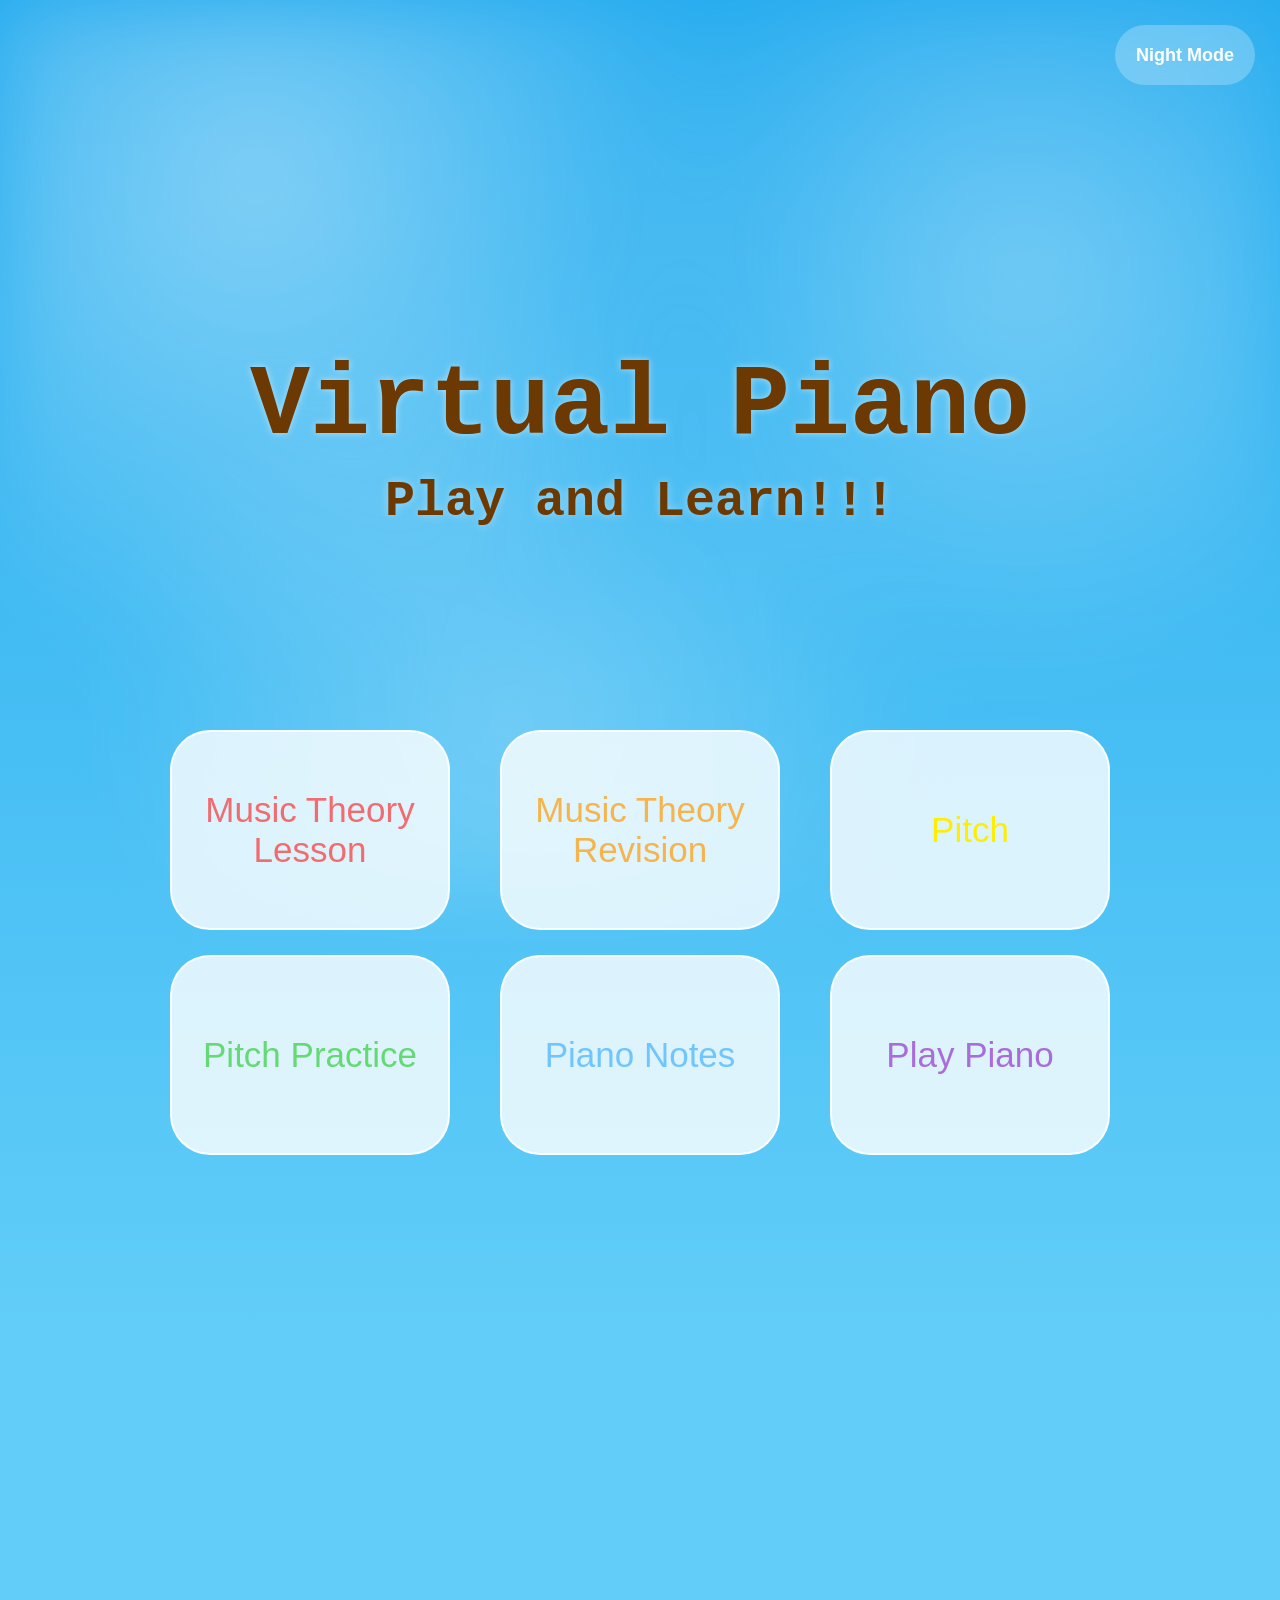
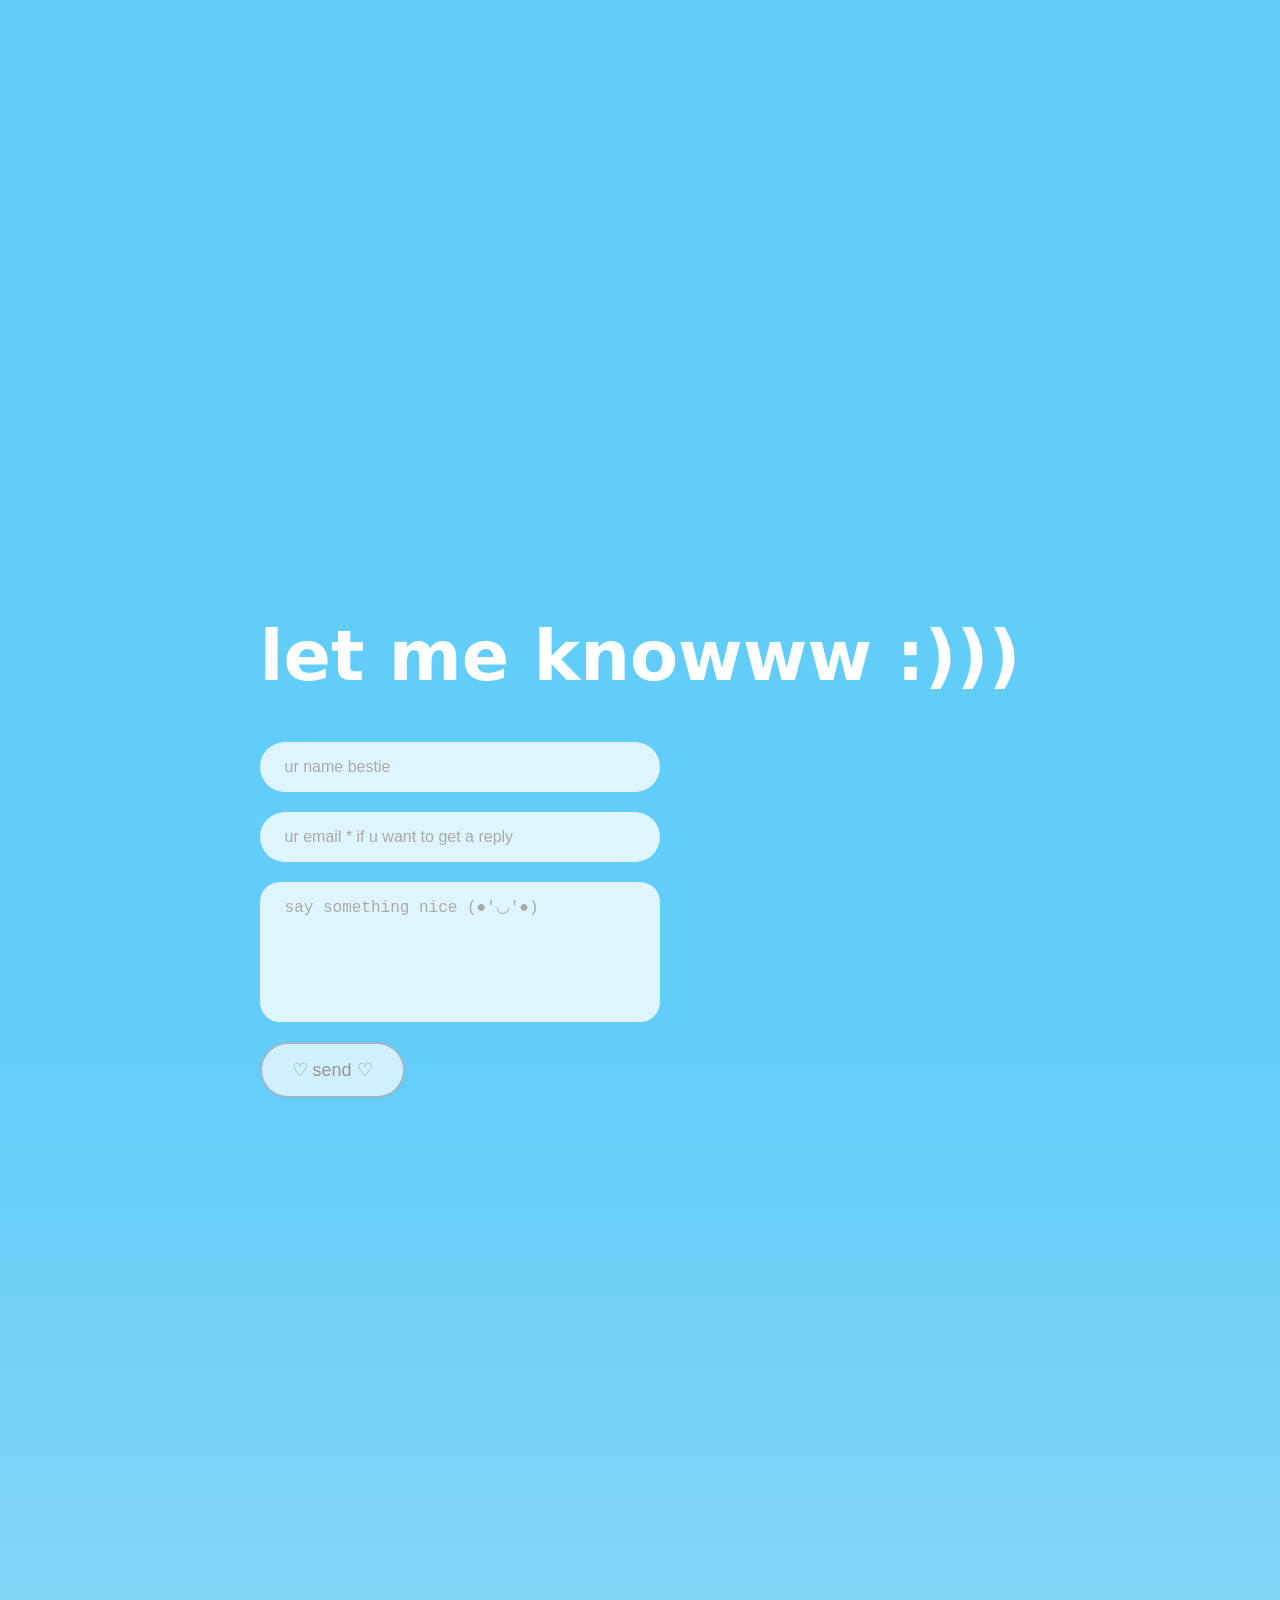
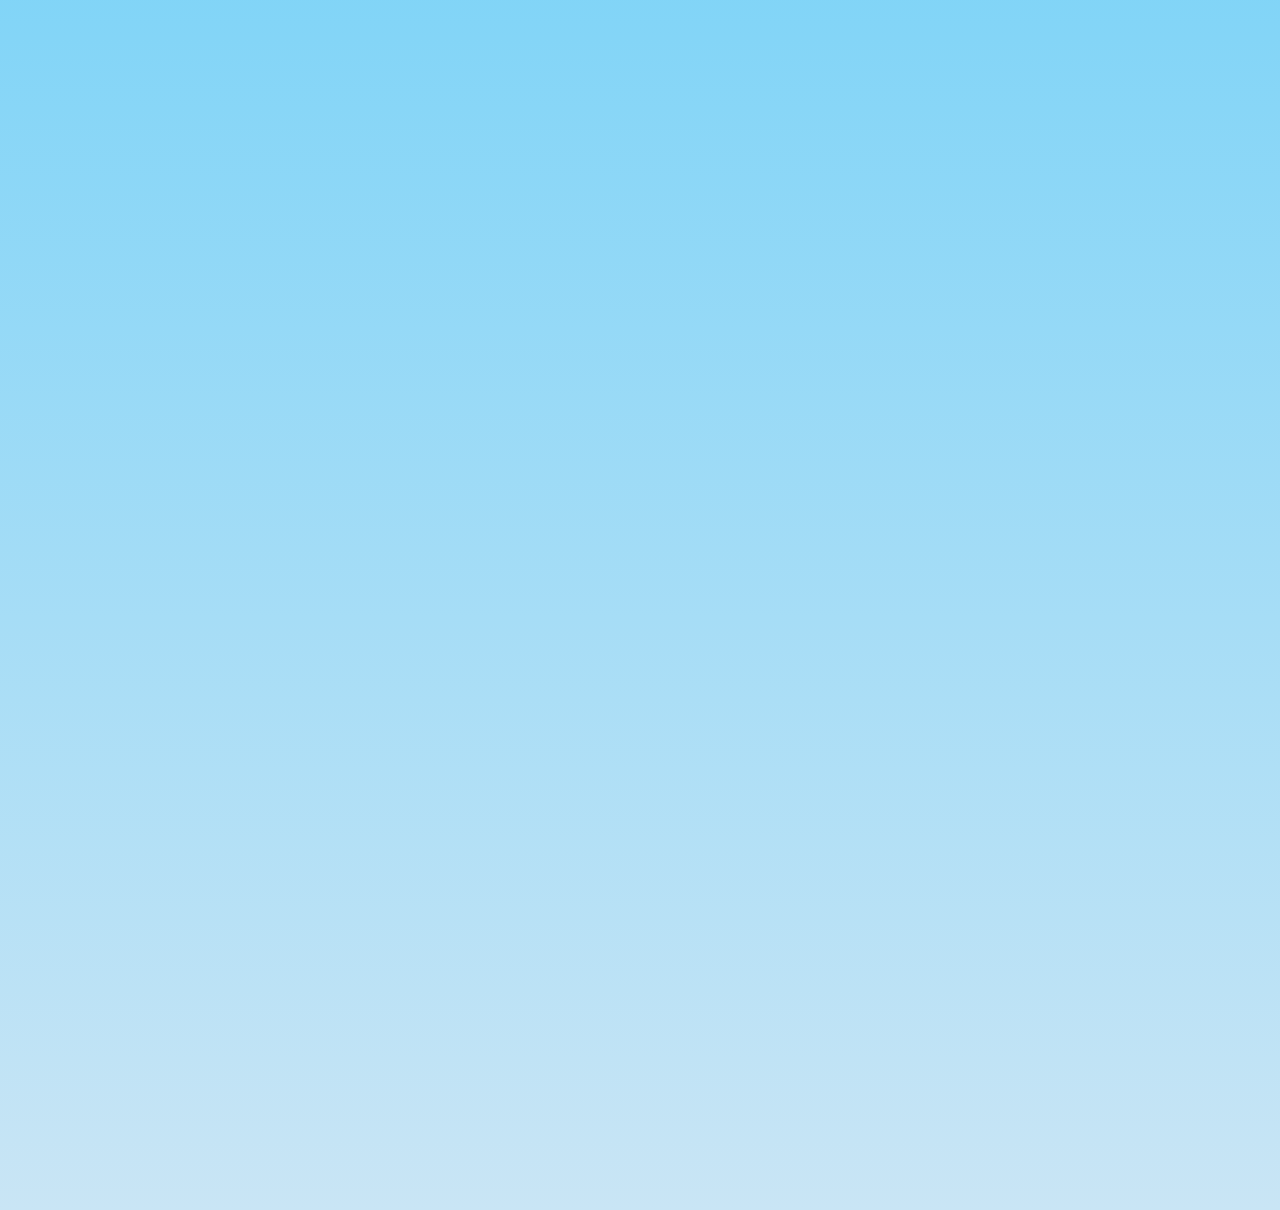
<file: index.html>
<!DOCTYPE html>
<html lang="en">

<head>

  <meta charset="UTF-8">

  <meta name="viewport" content="width=device-width, initial-scale=1.0">

  <title>♡Virtual Piano♡</title>

  <link rel="stylesheet" href="Virtual Piano style.css">

</head>

<body>
  

  <!-- ⭐ Background Stars -->
  <div class="stars"></div>
<div class="stars2"></div>
<div class="stars3"></div>

  <!-- NIGHT MODE BUTTON -->

  <button class="modeToggle" onclick="toggleMode()">
     Night Mode
  </button>

  <!-- FLOATING CLOUDS -->

  <div class="cloud c1"></div>
  <div class="cloud c2"></div>
  <div class="cloud c3"></div>

  <!-- MAIN CONTENT -->

  <div class="container">

    <h1 class="h1">Virtual Piano</h1>

    <h2 class="h2">Play and Learn!!!</h2>

    <!-- BUTTON ROW 1 -->

    <div class="buttonsection1">

      <a href="MTL.html" target="_blank">
        <button class="b1">Music Theory Lesson </button>
      </a>

      <a href="MTR.html" target="_blank">
        <button class="b2">Music Theory Revision  </button>
      </a>

      <a href="https://youtube.com/shorts/s7i7xJAl2Ag?si=NmavBLnlqpYaNLNz" target="_blank">
        <button class="b3">Pitch</button>
      </a>

    </div>

    <!-- BUTTON ROW 2 -->

    <div class="buttonsection2">

      <a href="https://youtube.com/shorts/QLKRN93EBd8?si=P6kqK4JEPpr0zZx5" target="_blank">
        <button class="b4">Pitch Practice</button>
      </a>

      <a href="https://youtube.com/shorts/NzVkeJqoQtI?si=gG6Rz2RuHQgBF22o" target="_blank">
        <button class="b5">Piano Notes</button>
      </a>

      <a href="Piano.html" target="_blank">
        <button class="b6">Play Piano</button>
      </a>

    </div>

  </div>

  <!-- CONTACT SECTION -->

  <div class="contact container">

    <form 
      action="https://api.web3forms.com/submit"
      method="POST"
      class="contact-left"
    >

      <div class="contact-left-title">

        <h2>let me knowww :)))</h2>

        <hr>

      </div>

      <!-- WEB3FORMS ACCESS KEY -->

      <input
        type="hidden"
        name="access_key"
        value="d47f11ed-605b-42fc-92e1-26dcafcec860"
      >

      <!-- NAME -->

      <input
        type="text"
        name="name"
        placeholder="ur name bestie"
        class="contact-input"
        required
      >
       <input
        type="email"
        name="email"
        placeholder="ur email * if u want to get a reply"
        class="contact-input"
      >

      <!-- MESSAGE -->

      <textarea
        name="message"
        placeholder="say something nice (●'◡'●)"
        class="contact-input"
        required
      ></textarea>

      <!-- EMAIL -->

     

      <!-- SUBMIT BUTTON -->

      <button type="submit" class="sendButton">
        ♡ send ♡
      </button>

    </form>

    <div class="contact-right"></div>

  </div>

  <!-- NIGHT MODE SCRIPT -->

  <script>

    function toggleMode(){

      document.body.classList.toggle("night");

      const button = document.querySelector(".modeToggle");

      if(document.body.classList.contains("night")){

        button.innerHTML = "✨ Day Mode";

      } else {

        button.innerHTML = "🌙 Night Mode";
      }
    }

  </script>

</body>

</html>
</file>
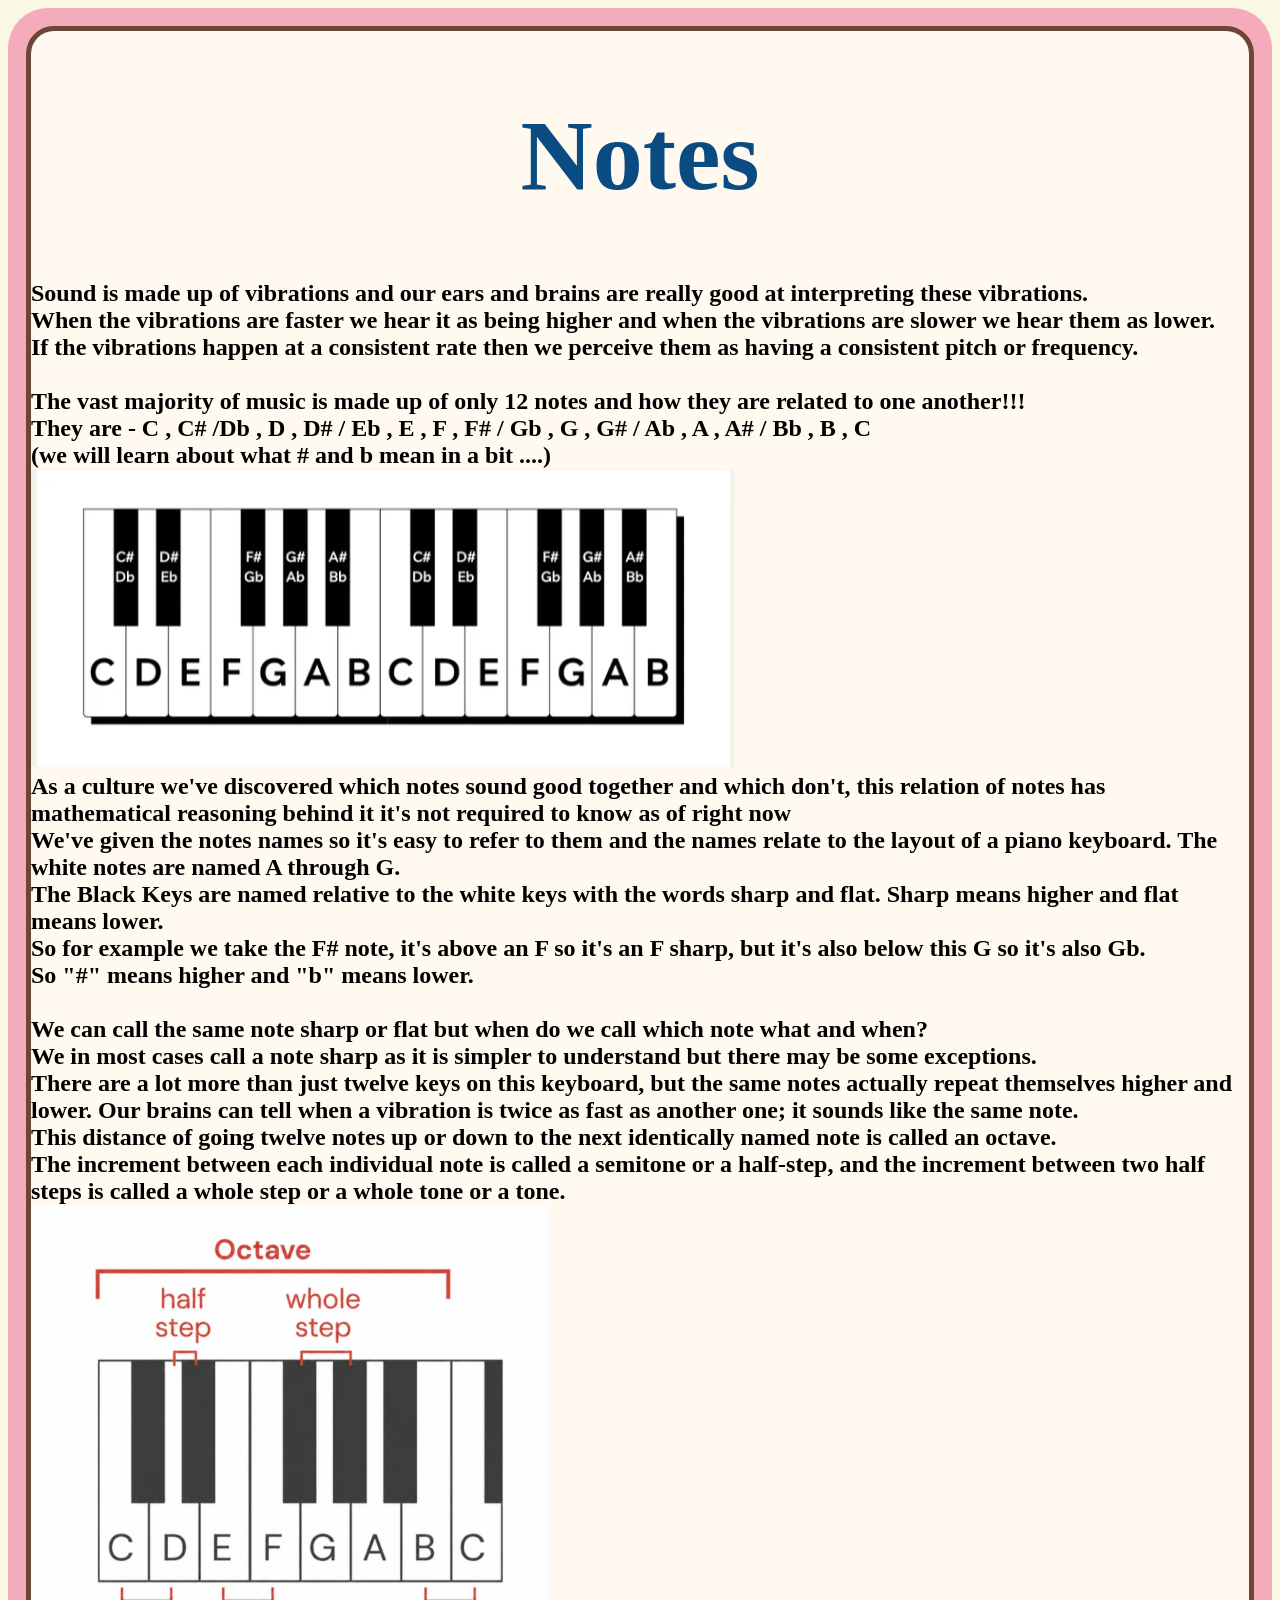
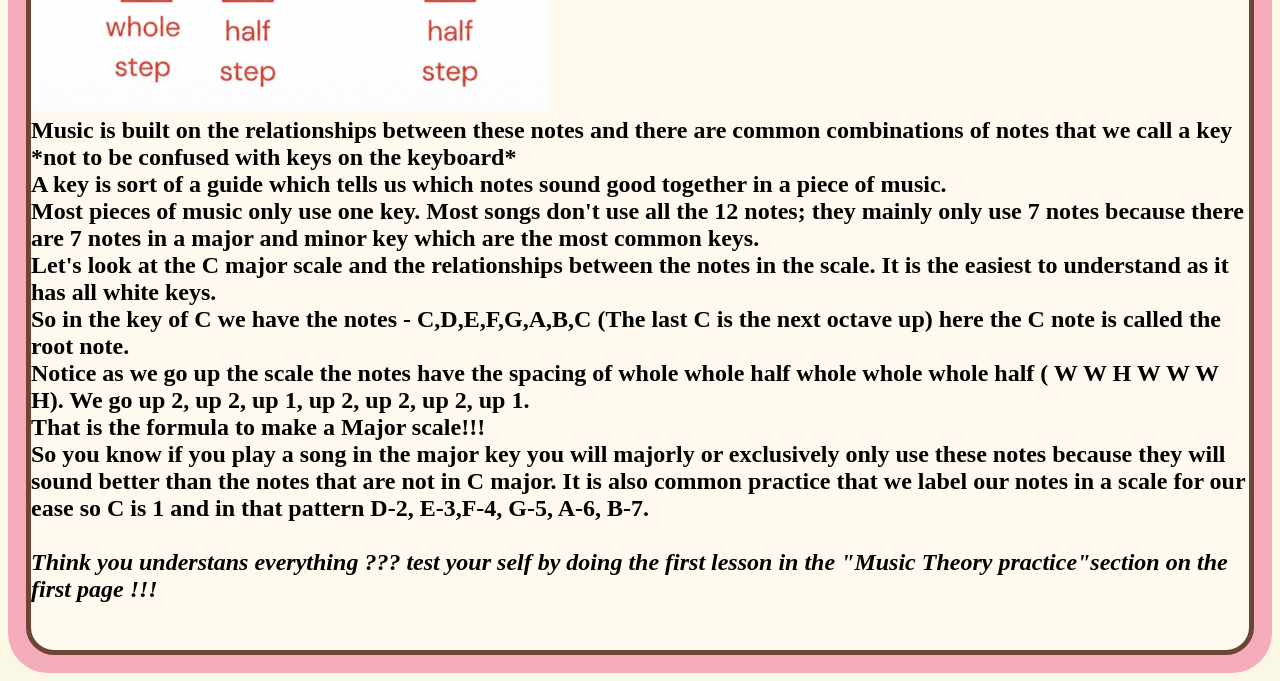
<file: MLT1.html>
<!DOCTYPE html>
 <title> ♡Theory Lesson -Notes ♡</title>
<html>
<head>
  <body class="body">

    <div class="outer">
    <div class="inner">

  <h1 class="h1">Notes</h1>
    </p>
    <h2 class="h24">
       Sound is made up of vibrations and our ears and brains are really good at interpreting these vibrations.
      <br>
       When the vibrations are faster we hear it as being higher and when the vibrations are slower we hear them as lower.
      <br>
       If the vibrations happen at a consistent rate then we perceive them as having a consistent pitch or frequency.
      <br><br>
        The vast majority of music is made up of only 12 notes and how they are related to one another!!!
      <br>
         They are - C , C# /Db , D , D# / Eb , E , F , F# / Gb , G , G# / Ab , A , A# / Bb , B , C
      <br>
      (we will learn about what # and b mean in a bit ....)
       <br>
       <img src="piano.png  "  alt="fig 1 -the piano ">
       <br>
       As a culture we've discovered which notes sound good together and which don't, this relation of notes has mathematical reasoning behind it it's not required to know as of right now
       <br>
        We've given the notes names so it's easy to refer to them and the names relate to the layout of a piano keyboard. The white notes are named A through G.
       <br>
        The Black Keys are named relative to the white keys with the words sharp and flat. Sharp means higher and flat means lower. 
       <br>
         So for example we take the F# note, it's above an F so it's an F sharp, but it's also below this G so it's also Gb.
       <br>
        So "#" means higher and "b" means lower.
       <br><br>
       We can call the same note sharp or flat but when do we call which note what and when?
       <br> 
       We in most cases call a note sharp as it is simpler to understand but there may be some exceptions.
       <br>
        There are a lot more than just twelve keys on this keyboard, but the same notes actually repeat themselves higher and lower. Our brains can tell when a vibration is twice as fast as another one; it sounds like the same note.
       <br>
         This distance of going twelve notes up or down to the next identically named note is called an octave.
       <br>
        The increment between each individual note is called a semitone or a half-step, and the increment between two half steps is called a whole step or a whole tone or a tone.
       <br>
       <img src="octave.png">
       <br>
        Music is built on the relationships between these notes and there are common combinations of notes that we call a key *not to be confused with keys on the keyboard*
       <br> 
        A key is sort of a guide which tells us which notes sound good together in a piece of music.
       <br>
        Most pieces of music only use one key. Most songs don't use all the 12 notes; they mainly only use 7 notes because there are 7 notes in a major and minor key which are the most common keys.
       <br>
        Let's look at the C major scale and the relationships between the notes in the scale. It is the easiest to understand as it has all white keys.
       <br>
        So in the key of C we have the notes - C,D,E,F,G,A,B,C (The last C is the next octave up) here the C note is called the root note.
       <br>
        Notice as we go up the scale the notes have the spacing of whole whole half whole whole whole half ( W W H W W W H). We go up 2, up 2, up 1, up 2, up 2, up 2, up 1.
       <br>
        That is the formula to make a Major scale!!! 
        <br>
         So you know if you play a song in the major key you will majorly or exclusively only use these notes because they will sound better than the notes that are not in C major.
         It is also common practice that we label our notes in a scale for our ease so C is 1 and in that pattern D-2, E-3,F-4, G-5, A-6, B-7.
         <br><br> <i>Think you understans everything ??? test your self by doing the first lesson in the "Music Theory practice"section on the first page !!!</i>
         <br><br>
         </div>
   </div>
</div>
  </body>
</head>

<style>
  .body{
    background-color: rgb(250, 247, 228);
  }
  .h1{
    justify-content: center;
    text-align: center;
    font-size: 100px ;
    color: rgb(10, 76, 129);
  }
  .h21{
    justify-content: center;
    text-align: center;
    color: rgb(78, 21, 21);
  }
  .outer{
    background: #f4acba;
    border-radius: 40px;
    padding: 18px;
}

.inner{
    background: #fff9ef;
    border: 5px solid #6d4534;
    border-radius: 28px;
    min-height: 100vh;
}
   
</style>
</html>
</file>
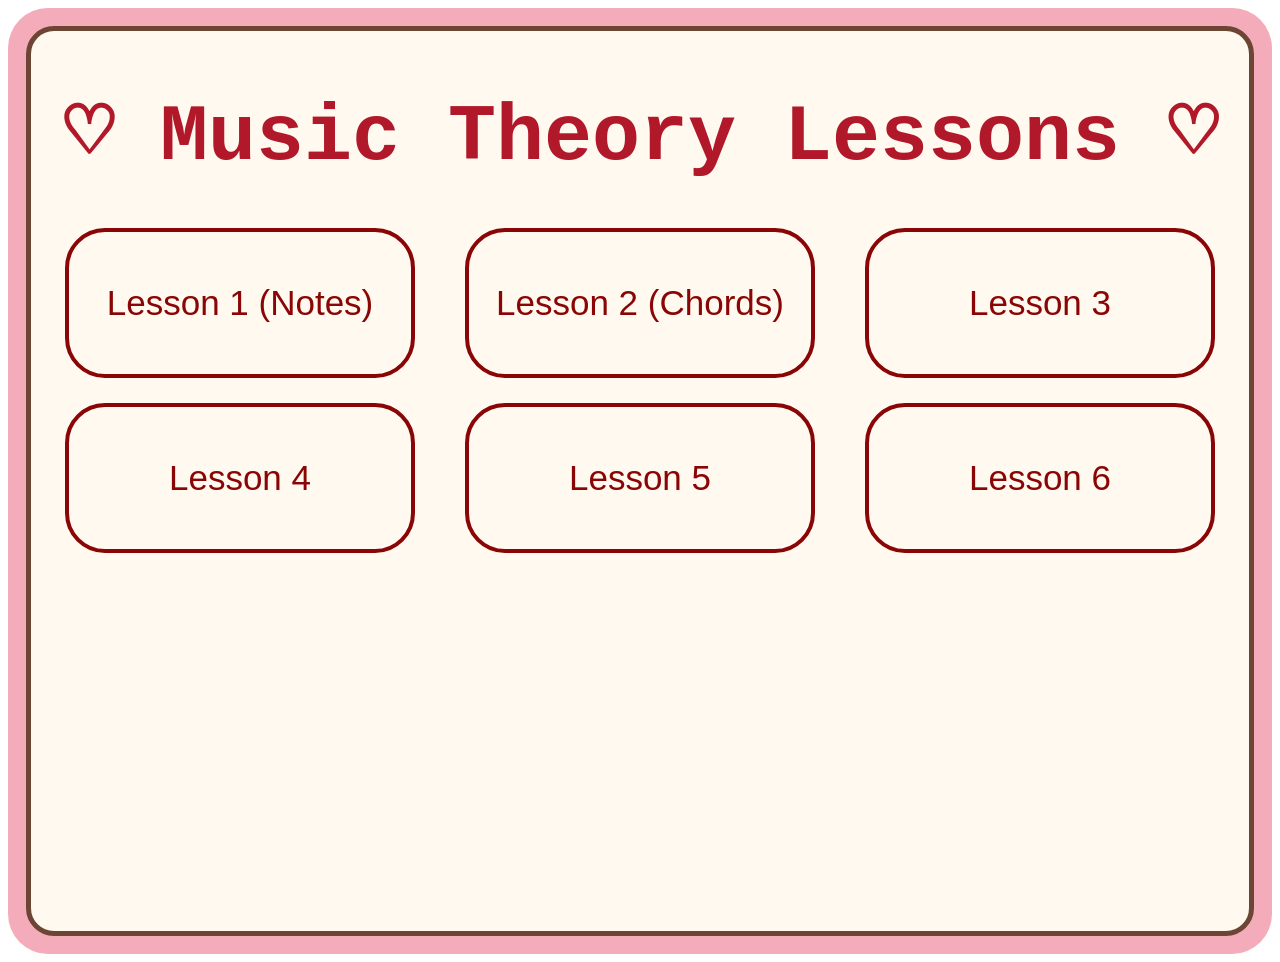
<file: MTL.html>
<!DOCTYPE html>

<html>
<head>
  <body class="body"> 
    <title>♡ Music Theory Lessons ♡</title>
</head>
<div class="outer">
    <div class="inner">

        <!-- your website content -->
<h1 class="heading">
  ♡ Music Theory Lessons ♡
</h1>
  <div class="buttonsection1">

      <a href="MLT1.html" target="_blank">
        <button class="b1">Lesson 1 (Notes)</button>
      </a>

      <a href="MTL2.HTML" target="_blank">
        <button class="b2">Lesson 2 (Chords)</button>
      </a>

      <a href="https://youtube.com/shorts/s7i7xJAl2Ag?si=NmavBLnlqpYaNLNz" target="_blank">
        <button class="b3">Lesson 3 </button>
      </a>

    </div>

    <!-- BUTTON ROW 2 -->

    <div class="buttonsection2">

      <a href="https://youtube.com/shorts/QLKRN93EBd8?si=P6kqK4JEPpr0zZx5" target="_blank">
        <button class="b4">Lesson 4 </button>
      </a>

      <a href="https://youtube.com/shorts/NzVkeJqoQtI?si=gG6Rz2RuHQgBF22o" target="_blank">
        <button class="b5">Lesson 5 </button>
      </a>

      <a href="https://youtube.com/shorts/NzVkeJqoQtI?si=gG6Rz2RuHQgBF22o" target="_blank">
        <button class="b6">Lesson 6 </button>
      </a>

    </div>

  </div>
   </div>
</div>


 <style>
 

.heading {
    margin-bottom:45px;
    justify-content: center;
    text-align: center;
    font-size:80px ;
    font-family:monospace;
    color: rgb(177, 24, 41);
}
.button{
 margin-left: 350px;
 margin-bottom: 30px;
 padding: 10px;
 border:solid 2px;
 border-radius:10px;
 color:rgb(177, 24, 41);
 background-color:rgb(177, 24, 41);
}
.buttonsection1,
.buttonsection2{

  display: flex;

  gap: 50px;

  justify-content: center;

  flex-wrap: wrap;
}

.buttonsection1{

  margin-bottom: 25px;
}
.b1,
.b2,
.b3,
.b4,
.b5,
.b6{
   
  height: 150px;
  width: 350px;

  background-color: var(--button-bg);

  border-width: 4px;

  border-color: var(--button-border);

  border-radius: 40px;

  border-style:solid;

  cursor: pointer;

  font-size:35px;

  font-family:
  'Franklin Gothic Medium',
  'Arial Narrow',
  Arial,
  sans-serif;

  transition:
  transform 0.3s ease,
  box-shadow 0.3s ease,
  background-color 0.5s ease,
  color 0.15s;
}

/* BUTTON HOVER */

.b1:hover,
.b2:hover,
.b3:hover,
.b4:hover,
.b5:hover,
.b6:hover{

  transform: scale(1.03);

  box-shadow:
  0 0 8px rgba(255, 215, 0, 0.35),
  0 0 18px rgba(255, 215, 0, 0.25);
}

/* BUTTON TEXT COLORS */

.b1{ color:rgb(138, 6, 6) }

.b2{ color: rgb(138, 6, 6)}

.b3{ color:  rgb(138, 6, 6) }

.b4{ color:  rgb(138, 6, 6)}

.b5{ color:  rgb(138, 6, 6) }

.b6{ color:  rgb(138, 6, 6) }
.outer{
    background: #f4acba;
    border-radius: 40px;
    padding: 18px;
}

.inner{
    background: #fff9ef;
    border: 5px solid #6d4534;
    border-radius: 28px;
    min-height: 100vh;
}
 </style>

</body>
</html>
</file>
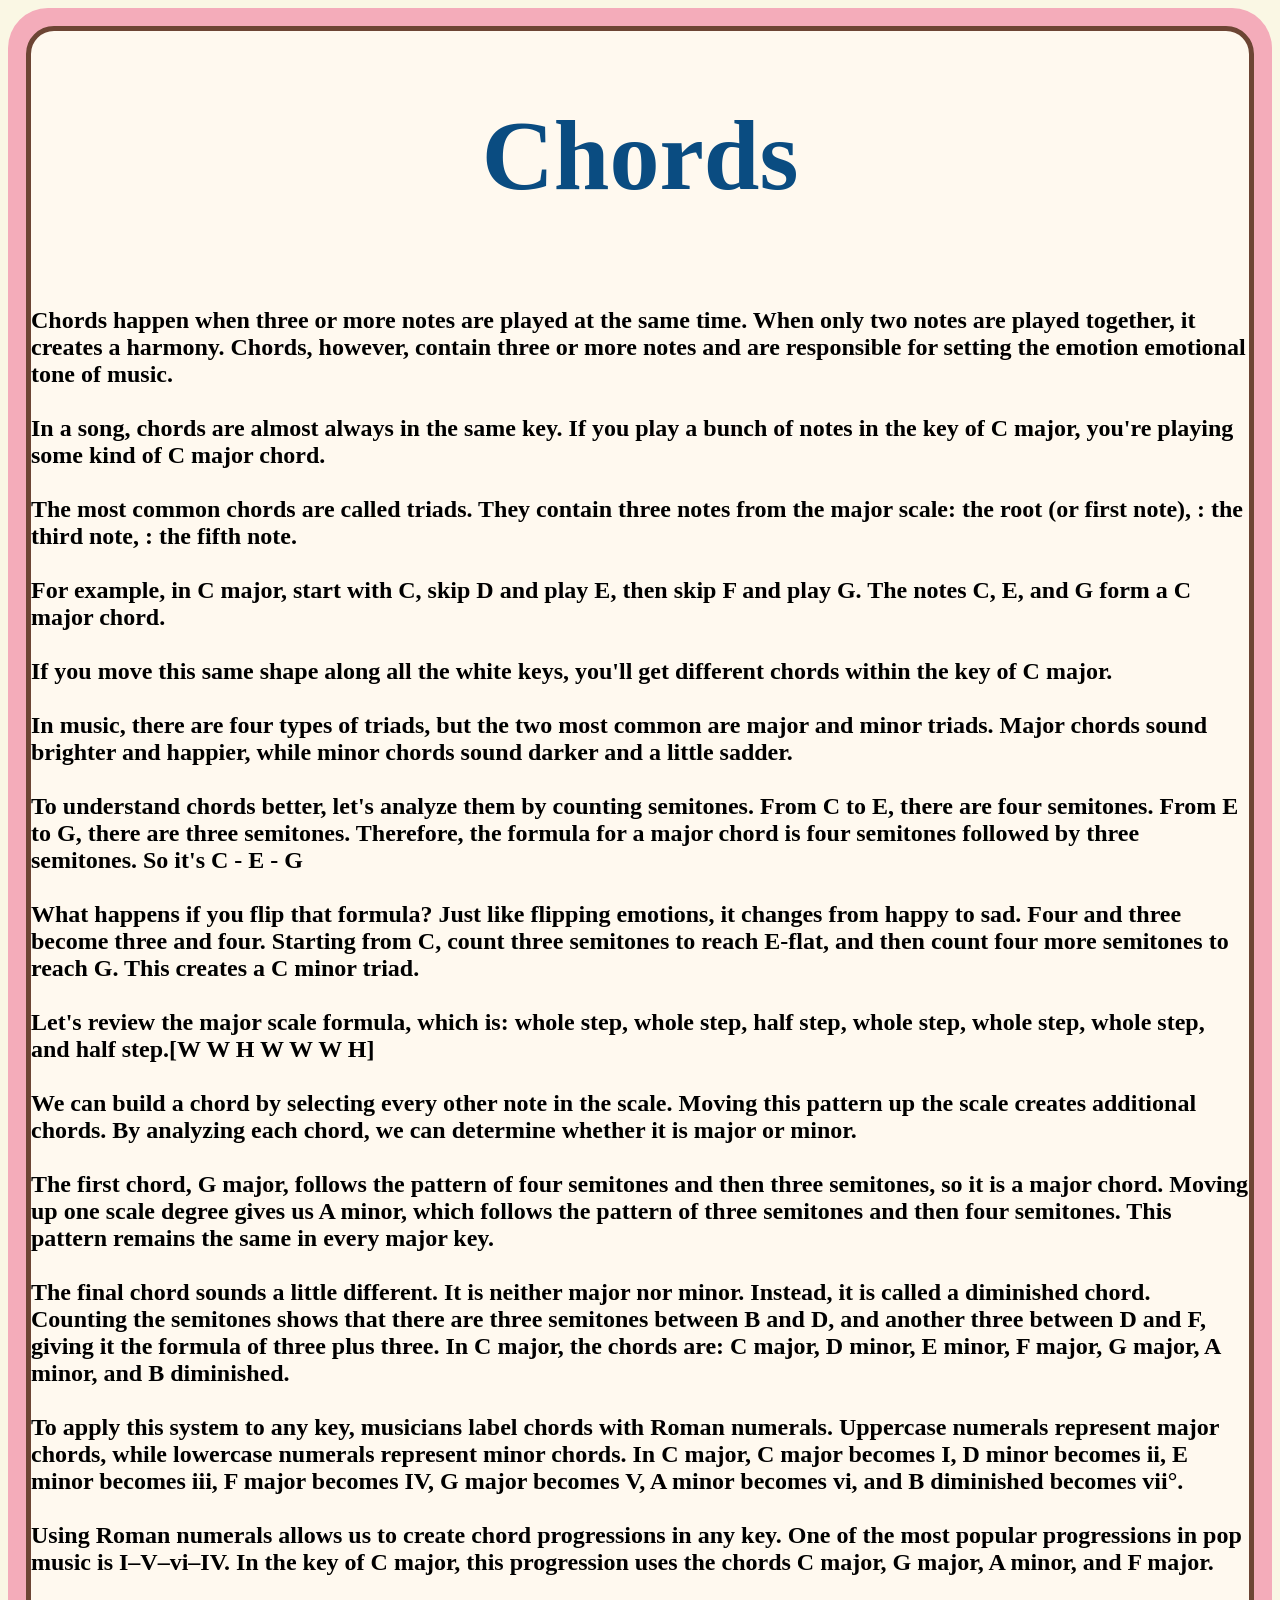
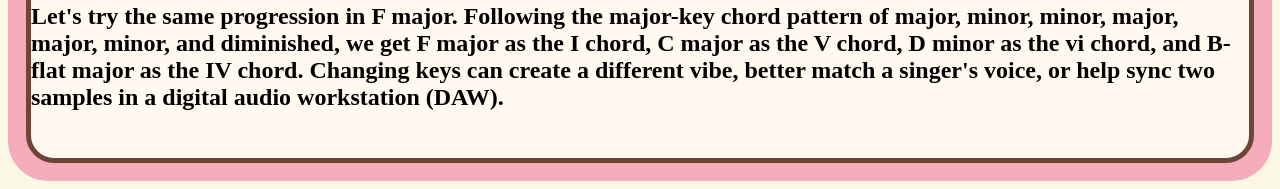
<file: MTL2.HTML>
<!DOCTYPE html>
 <title> ♡Theory Lesson -Notes ♡</title>
<html>
<head>
  <body class="body">

    <div class="outer">
    <div class="inner">

  <h1 class="h1">Chords</h1>
    </p>
    <h2 class="h24">
         
<br>

Chords happen when three or more notes are played at the same time. When only two notes are played together, it creates a harmony. Chords, however, contain three or more notes and are responsible for setting the emotion emotional tone of music.
<br><br>

In a song, chords are almost always in the same key. If you play a bunch of notes in the key of C major, you're playing some kind of C major chord.
<br><br>

The most common chords are called triads. They contain three notes from the major scale: the root (or first note),
                                                                                       : the third note, 
                                                                                       : the fifth note. 
<br><br>

For example, in C major, start with C, skip D and play E, then skip F and play G. The notes C, E, and G form a C major chord.
<br><br>

If you move this same shape along all the white keys, you'll get different chords within the key of C major.
<br><br>

In music, there are four types of triads, but the two most common are major and minor triads. Major chords sound brighter and happier, while minor chords sound darker and a little sadder.

<br><br>

To understand chords better, let's analyze them by counting semitones. From C to E, there are four semitones. From E to G, there are three semitones. Therefore, the formula for a major chord is four semitones followed by three semitones. So it's C - E - G 

<br><br>

What happens if you flip that formula? Just like flipping emotions, it changes from happy to sad. Four and three become three and four. Starting from C, count three semitones to reach E-flat, and then count four more semitones to reach G. This creates a C minor triad.

<br><br>

Let's review the major scale formula, which is: whole step, whole step, half step, whole step, whole step, whole step, and half step.[W W H W W W H]

<br><br>

 We can build a chord by selecting every other note in the scale. Moving this pattern up the scale creates additional chords.
By analyzing each chord, we can determine whether it is major or minor. 

<br><br>

The first chord, G major, follows the pattern of four semitones and then three semitones, so it is a major chord. Moving up one scale degree gives us A minor, which follows the pattern of three semitones and then four semitones. This pattern remains the same in every major key.

<br><br>

The final chord sounds a little different. It is neither major nor minor. Instead, it is called a diminished chord. Counting the semitones shows that there are three semitones between B and D, and another three between D and F, giving it the formula of three plus three.

 In C major, the chords are: C major, D minor, E minor, F major, G major, A minor, and B diminished.

<br><br>


To apply this system to any key, musicians label chords with Roman numerals. Uppercase numerals represent major chords, while lowercase numerals represent minor chords. In C major, C major becomes I, D minor becomes ii, E minor becomes iii, F major becomes IV, G major becomes V, A minor becomes vi, and B diminished becomes vii°.

<br> <br>

Using Roman numerals allows us to create chord progressions in any key. One of the most popular progressions in pop music is I–V–vi–IV.

In the key of C major, this progression uses the chords C major, G major, A minor, and F major.

<br><br>

Let's try the same progression in F major. Following the major-key chord pattern of major, minor, minor, major, major, minor, and diminished, we get F major as the I chord, C major as the V chord, D minor as the vi chord, and B-flat major as the IV chord.

Changing keys can create a different vibe, better match a singer's voice, or help sync two samples in a digital audio workstation (DAW).
<br><br>
         </div>
   </div>
</div>
  </body>
</head>

<style>
  .body{
    background-color: rgb(250, 247, 228);
  }
  .h1{
    justify-content: center;
    text-align: center;
    font-size: 100px ;
    color: rgb(10, 76, 129);
  }
  .h21{
    justify-content: center;
    text-align: center;
    color: rgb(78, 21, 21);
  }
  .outer{
    background: #f4acba;
    border-radius: 40px;
    padding: 18px;
}

.inner{
    background: #fff9ef;
    border: 5px solid #6d4534;
    border-radius: 28px;
    min-height: 100vh;
}
   
</style>
</html>
</file>
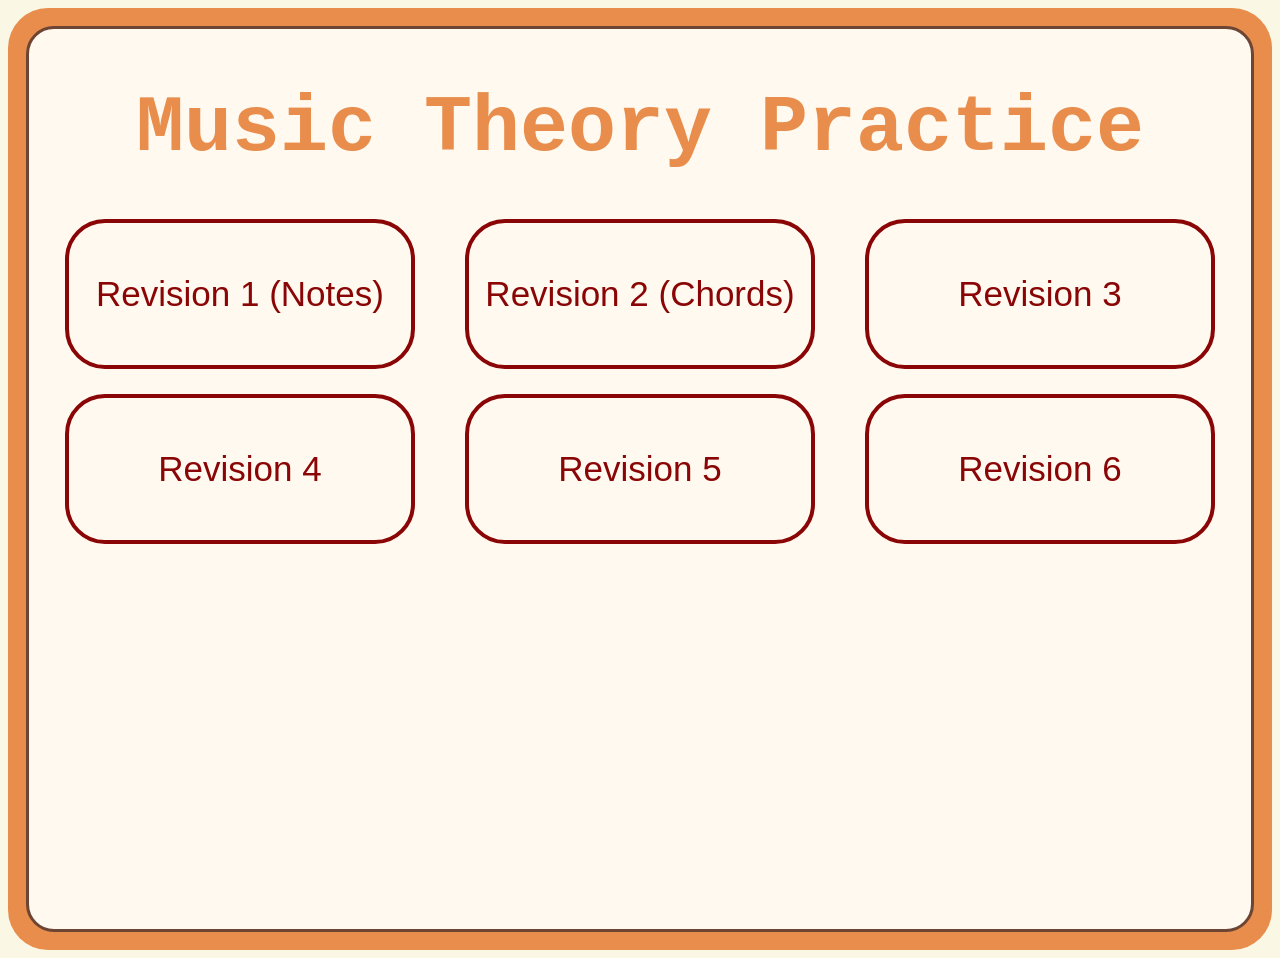
<file: MTR.html>
<!DOCTYPE html>

<html>
<head>
  <body class="body"> 
        <title>♡ Music Theory Lessons ♡</title>
</head>
<div class="outer">
    <div class="inner">

    <title>Music Theory Practice</title>
</head>
<h1 class="heading">
  Music Theory Practice
</h1>
<!-- <div class="buttonsection">
<div class="buttonsection1">    
     <a href="Notes practice.html" target="_blank"><button class="button">lesson 1 (notes)</button></a>
     <button class="button">lesson 2(Chords) </button>
      </div>
      <div class="buttonsection2">
     <button class="button">lesson 3(sth sth sth )</button>
     <button class="button">lesson 4(sth sth sth ) </button>
    </div>

  </div> -->
  <div class="buttonsection1">

      <a href="Revision1.html" target="_blank">
        <button class="b1">Revision 1 (Notes)</button>
      </a>

      <a href="" target="_blank">
        <button class="b2">Revision 2 (Chords)</button>
      </a>

      <a href="https://youtube.com/shorts/s7i7xJAl2Ag?si=NmavBLnlqpYaNLNz" target="_blank">
        <button class="b3">Revision 3 </button>
      </a>

    </div>

    <!-- BUTTON ROW 2 -->

    <div class="buttonsection2">

      <a href="https://youtube.com/shorts/QLKRN93EBd8?si=P6kqK4JEPpr0zZx5" target="_blank">
        <button class="b4">Revision 4 </button>
      </a>

      <a href="https://youtube.com/shorts/NzVkeJqoQtI?si=gG6Rz2RuHQgBF22o" target="_blank">
        <button class="b5">Revision 5 </button>
      </a>

      <a href="https://youtube.com/shorts/NzVkeJqoQtI?si=gG6Rz2RuHQgBF22o" target="_blank">
        <button class="b6">Revision 6 </button>
      </a>

    </div>

  </div>
  
  </div>
   </div>
</div>


 <style>
.body{
  background-color:rgb(250, 247, 228);
}
.heading {
    margin-bottom:45px;
    justify-content: center;
    text-align: center;
    font-size:80px ;
    font-family:monospace;
    color:#e88d4b;
}
.button{
 margin-left: 350px;
 margin-bottom: 30px;
 padding: 10px;
 border:solid 2px;
 border-radius:10px;
 color:#e88d4b;
 background-color:#e77320;
}
.buttonsection1,
.buttonsection2{

  display: flex;

  gap: 50px;

  justify-content: center;

  flex-wrap: wrap;
}

.buttonsection1{

  margin-bottom: 25px;
}
.b1,
.b2,
.b3,
.b4,
.b5,
.b6{
   
  height: 150px;
  width: 350px;

  background-color: var(--button-bg);

  border-width: 4px;

  border-color: var(--button-border);

  border-radius: 40px;

  border-style:solid;

  cursor: pointer;

  font-size:35px;

  font-family:
  'Franklin Gothic Medium',
  'Arial Narrow',
  Arial,
  sans-serif;

  transition:
  transform 0.3s ease,
  box-shadow 0.3s ease,
  background-color 0.5s ease,
  color 0.15s;
}

/* BUTTON HOVER */

.b1:hover,
.b2:hover,
.b3:hover,
.b4:hover,
.b5:hover,
.b6:hover{

  transform: scale(1.03);

  box-shadow:
  0 0 8px rgba(255, 215, 0, 0.35),
  0 0 18px rgba(255, 215, 0, 0.25);
}

/* BUTTON TEXT COLORS */

.b1{ color:rgb(138, 6, 6) }

.b2{ color: rgb(138, 6, 6)}

.b3{ color:  rgb(138, 6, 6) }

.b4{ color:  rgb(138, 6, 6)}

.b5{ color:  rgb(138, 6, 6) }

.b6{ color:  rgb(138, 6, 6) }
.outer{
    background: #e88d4b;
    border-radius: 40px;
    padding: 18px;
}

.inner{
    background: #fff9ef;
    border: 3px solid #6d4534;
    border-radius: 28px;
    min-height: 100vh;
}

 </style>

</body>
</html>
</file>
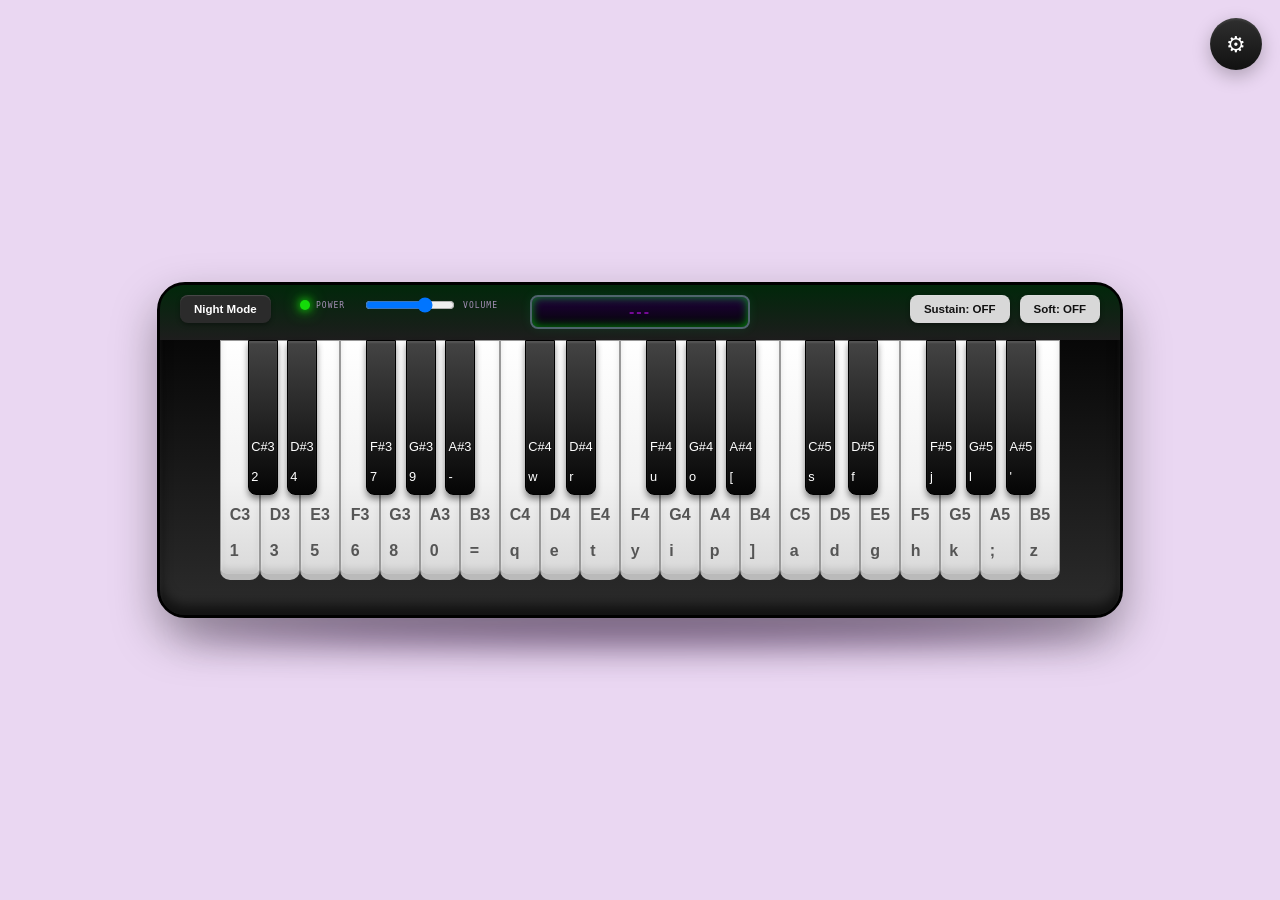
<file: Piano.html>
<!DOCTYPE html>
<html lang="en">
<head>
<meta charset="UTF-8" />
<meta name="viewport" content="width=device-width, initial-scale=1.0"/>
<title> ♡ Piano Play ♡</title><body>
  
  <link rel="stylesheet" href="Piano.css">

<!-- SETTINGS ICON -->

<button class="settings-icon" id="settingsBtn">
  ⚙
</button>

<!-- SETTINGS PANEL -->

<div class="settings-panel" id="settingsPanel">

  <h3>Settings</h3>

  <div class="settings-option">
    <label>Master Volume</label>
    <input type="range" min="0" max="100" value="70">
  </div>

  <div class="settings-option">
    <label>Keyboard Brightness</label>
    <input type="range" min="50" max="120" value="100">
  </div>

</div>

<div class="container">

  <div class="piano">

    <div class="piano-shadow"></div>

    <div class="note-screen" id="noteScreen">
      ---
    </div>

    <button id="themeBtn">
      Night Mode
    </button>

    <div class="piano-buttons">

      <button id="sustainBtn">
        Sustain: OFF
      </button>

      <button id="softBtn">
        Soft: OFF
      </button>

    </div>

    <div class="keyboard-panel">

      <div class="power-section">
        <div class="power-light"></div>
        <div class="tiny-label">POWER</div>
      </div>

      <div class="slider-group">
        <input 
          type="range"
          id="volumeSlider"
          min="0"
          max="100"
          value="70"
        >
        <div class="tiny-label">VOLUME</div>
      </div>

      <div class="speaker"></div>

    </div>

    <!-- WHITE KEYS -->

    <div class="white-key" data-note="C3">C3<br><br>1</div>
    <div class="white-key" data-note="D3">D3<br><br>3</div>
    <div class="white-key" data-note="E3">E3<br><br>5</div>
    <div class="white-key" data-note="F3">F3<br><br>6</div>
    <div class="white-key" data-note="G3">G3<br><br>8</div>
    <div class="white-key" data-note="A3">A3<br><br>0</div>
    <div class="white-key" data-note="B3">B3<br><br>=</div>

    <div class="white-key" data-note="C4">C4<br><br>q</div>
    <div class="white-key" data-note="D4">D4<br><br>e</div>
    <div class="white-key" data-note="E4">E4<br><br>t</div>
    <div class="white-key" data-note="F4">F4<br><br>y</div>
    <div class="white-key" data-note="G4">G4<br><br>i</div>
    <div class="white-key" data-note="A4">A4<br><br>p</div>
    <div class="white-key" data-note="B4">B4<br><br>]</div>

    <div class="white-key" data-note="C5">C5<br><br>a</div>
    <div class="white-key" data-note="D5">D5<br><br>d</div>
    <div class="white-key" data-note="E5">E5<br><br>g</div>
    <div class="white-key" data-note="F5">F5<br><br>h</div>
    <div class="white-key" data-note="G5">G5<br><br>k</div>
    <div class="white-key" data-note="A5">A5<br><br>;</div>
    <div class="white-key" data-note="B5">B5<br><br>z</div>

    <!-- BLACK KEYS -->

    <div class="black-key" data-note="C#3" style="left:88px;">C#3<br><br>2</div>
    <div class="black-key" data-note="D#3" style="left:127px;">D#3<br><br>4</div>
    <div class="black-key" data-note="F#3" style="left:206px;">F#3<br><br>7</div>
    <div class="black-key" data-note="G#3" style="left:246px;">G#3<br><br>9</div>
    <div class="black-key" data-note="A#3" style="left:285px;">A#3<br><br>-</div>

    <div class="black-key" data-note="C#4" style="left:365px;">C#4<br><br>w</div>
    <div class="black-key" data-note="D#4" style="left:406px;">D#4<br><br>r</div>
    <div class="black-key" data-note="F#4" style="left:486px;">F#4<br><br>u</div>
    <div class="black-key" data-note="G#4" style="left:526px;">G#4<br><br>o</div>
    <div class="black-key" data-note="A#4" style="left:566px;">A#4<br><br>[</div>

    <div class="black-key" data-note="C#5" style="left:645px;">C#5<br><br>s</div>
    <div class="black-key" data-note="D#5" style="left:688px;">D#5<br><br>f</div>
    <div class="black-key" data-note="F#5" style="left:766px;">F#5<br><br>j</div>
    <div class="black-key" data-note="G#5" style="left:806px;">G#5<br><br>l</div>
    <div class="black-key" data-note="A#5" style="left:846px;">A#5<br><br>'</div>

  </div>

</div>
<script>

/* SETTINGS PANEL */

const settingsBtn =
document.getElementById('settingsBtn');

const settingsPanel =
document.getElementById('settingsPanel');

settingsBtn.addEventListener('click',()=>{

  settingsPanel.classList.toggle('show');

});

</script>
<script>

const AudioContext = window.AudioContext || window.webkitAudioContext;
const audioCtx = new AudioContext();

let sustain = false;
let softPedal = false;
let masterVolume = 0.7;

const sustainBtn = document.getElementById('sustainBtn');
const softBtn = document.getElementById('softBtn');
const themeBtn = document.getElementById('themeBtn');
const noteScreen = document.getElementById('noteScreen');
const volumeSlider = document.getElementById('volumeSlider');

let activeNotesDisplay = [];
let clearTimer;

/* NOTE SCREEN */

function updateNoteScreen(){

  if(activeNotesDisplay.length === 0){

    noteScreen.textContent = "---";

  }else{

    noteScreen.textContent =
      activeNotesDisplay.join("  ");

  }

}

/* BUTTONS */

sustainBtn.addEventListener('click',()=>{

  sustain=!sustain;

  sustainBtn.textContent=
    sustain ? 'Sustain: ON' : 'Sustain: OFF';

  sustainBtn.classList.toggle('active');

});

softBtn.addEventListener('click',()=>{

  softPedal=!softPedal;

  softBtn.textContent=
    softPedal ? 'Soft: ON' : 'Soft: OFF';

  softBtn.classList.toggle('active');

});

themeBtn.addEventListener('click',()=>{

  document.body.classList.toggle('dark-mode');

  themeBtn.textContent=
    document.body.classList.contains('dark-mode')
    ? 'Day Mode'
    : 'Night Mode';

});

/* VOLUME */

volumeSlider.addEventListener('input',()=>{

  masterVolume = volumeSlider.value / 100;

});

/* FREQUENCIES */

const frequencies={

'C3':130.81,'C#3':138.59,'D3':146.83,'D#3':155.56,
'E3':164.81,'F3':174.61,'F#3':185.00,'G3':196.00,
'G#3':207.65,'A3':220.00,'A#3':233.08,'B3':246.94,

'C4':261.63,'C#4':277.18,'D4':293.66,'D#4':311.13,
'E4':329.63,'F4':349.23,'F#4':369.99,'G4':392.00,
'G#4':415.30,'A4':440.00,'A#4':466.16,'B4':493.88,

'C5':523.25,'C#5':554.37,'D5':587.33,'D#5':622.25,
'E5':659.25,'F5':698.46,'F#5':739.99,'G5':783.99,
'G#5':830.61,'A5':880.00,'A#5':932.33,'B5':987.77

};

const activeOscillators={};

/* PLAY NOTE */

function startNote(note){

  if(activeOscillators[note]) return;

  if(audioCtx.state === 'suspended'){
    audioCtx.resume();
  }

  clearTimeout(clearTimer);

  if(!activeNotesDisplay.includes(note)){
    activeNotesDisplay.push(note);
  }

  updateNoteScreen();

  const now=audioCtx.currentTime;

  const osc1=audioCtx.createOscillator();
  const osc2=audioCtx.createOscillator();
  const osc3=audioCtx.createOscillator();

  const gain1=audioCtx.createGain();
  const gain2=audioCtx.createGain();
  const gain3=audioCtx.createGain();

  osc1.type='triangle';
  osc2.type='sine';
  osc3.type='sine';

  osc1.frequency.value=frequencies[note];
  osc2.frequency.value=frequencies[note]*2;
  osc3.frequency.value=frequencies[note]*3;

  const softMultiplier = softPedal ? 0.45 : 1;

  gain1.gain.setValueAtTime(
    0.28 * masterVolume * softMultiplier,
    now
  );

  gain2.gain.setValueAtTime(
    0.09 * masterVolume * softMultiplier,
    now
  );

  gain3.gain.setValueAtTime(
    0.04 * masterVolume * softMultiplier,
    now
  );

  gain1.gain.linearRampToValueAtTime(
    0.35 * masterVolume * softMultiplier,
    now+0.01
  );

  gain1.gain.exponentialRampToValueAtTime(
    0.22 * masterVolume * softMultiplier,
    now+0.3
  );

  osc1.connect(gain1);
  osc2.connect(gain2);
  osc3.connect(gain3);

  gain1.connect(audioCtx.destination);
  gain2.connect(audioCtx.destination);
  gain3.connect(audioCtx.destination);

  osc1.start();
  osc2.start();
  osc3.start();

  activeOscillators[note]={
    oscillators:[osc1,osc2,osc3],
    gains:[gain1,gain2,gain3]
  };

}

/* STOP NOTE */

function stopNote(note){

  const active=activeOscillators[note];

  if(!active) return;

  const now=audioCtx.currentTime;

  active.gains.forEach(gain=>{

    gain.gain.cancelScheduledValues(now);

    gain.gain.setValueAtTime(
      gain.gain.value,
      now
    );

    gain.gain.exponentialRampToValueAtTime(
      0.0001,
      now + (sustain ? 1.5 : 0.35)
    );

  });

  active.oscillators.forEach(osc=>{

    osc.stop(
      now + (sustain ? 1.5 : 0.35)
    );

  });

  delete activeOscillators[note];

  clearTimeout(clearTimer);

  clearTimer = setTimeout(()=>{

    activeNotesDisplay =
      activeNotesDisplay.filter(n => n !== note);

    updateNoteScreen();

  },200);

}

/* MOUSE CONTROLS */

const keys=document.querySelectorAll(
  '.white-key,.black-key'
);

keys.forEach(key=>{

  const note=key.dataset.note;

  key.addEventListener('mousedown',()=>{

    startNote(note);
    key.classList.add('active');

  });

  key.addEventListener('mouseup',()=>{

    stopNote(note);
    key.classList.remove('active');

  });

  key.addEventListener('mouseleave',()=>{

    stopNote(note);
    key.classList.remove('active');

  });

});

/* KEYBOARD MAP */

const keyboardMap={

'1':'C3','2':'C#3','3':'D3','4':'D#3',
'5':'E3','6':'F3','7':'F#3','8':'G3',
'9':'G#3','0':'A3','-':'A#3','=':'B3',

'q':'C4','w':'C#4','e':'D4','r':'D#4',
't':'E4','y':'F4','u':'F#4','i':'G4',
'o':'G#4','p':'A4','[':'A#4',']':'B4',

'a':'C5','s':'C#5','d':'D5','f':'D#5',
'g':'E5','h':'F5','j':'F#5','k':'G5',
'l':'G#5',';':'A5',"'" :'A#5' ,'z':'B5'

};

/* KEYBOARD PLAYING */

document.addEventListener('keydown',(e)=>{

  if(e.repeat) return;

  const note=keyboardMap[e.key.toLowerCase()];

  if(note){

    startNote(note);

    const activeKey=document.querySelector(
      `[data-note="${note}"]`
    );

    if(activeKey){
      activeKey.classList.add('active');
    }

  }

});

document.addEventListener('keyup',(e)=>{

  const note=keyboardMap[e.key.toLowerCase()];

  if(note){

    stopNote(note);

    const activeKey=document.querySelector(
      `[data-note="${note}"]`
    );

    if(activeKey){
      activeKey.classList.remove('active');
    }

  }

});

</script>
</body>
</html>
</file>
<file: Virtual Piano style.css>
/* =========================
   DAY / NIGHT VARIABLES
========================== */

:root{

  --bg1: #26acef;
  --bg2: #61cdf8;
  --bg3: #61cdf8;
  --bg4: #c9e5f5;

  --title:#6c3903;

  --button-bg: rgb(251, 252, 163);
  --button-border: rgb(251, 252, 163);

  --cloud: rgba(255,255,255,0.75);

  --texture1: rgba(255,255,255,0.5);
  --texture2: rgba(255,255,255,0.4);
  --texture3: rgba(255,255,255,0.3);

  --commentTitle: white;
}

/* =========================
   NIGHT MODE
========================== */

body.night{

  --bg1: #07111f;
  --bg2: #10233d;
  --bg3: #1a3152;
  --bg4: #324766;

  

  --title: #f6dca2;

  --button-bg: #223550;
  --button-border: #f6dca2;

  --cloud: rgba(210,220,255,0.18);

  --texture1: rgba(255,255,255,0.08);
  --texture2: rgba(255,255,255,0.06);
  --texture3: rgba(255,255,255,0.04);

  --commentTitle: #f6dca2;
}

/* =========================
   RESET
========================== */

*{
  margin: 0;
  padding: 0;
  box-sizing: border-box;
}

/* =========================
   BODY
========================== */

body{

  margin: 0;

  background:
  linear-gradient(
  to bottom,
  var(--bg1) 0%,
  var(--bg2) 30%,
  var(--bg3) 60%,
  var(--bg4) 100%);

  overflow-x: hidden;

  position: relative;

  transition: background 2s ease;

  font-family:
  system-ui,
  -apple-system,
  BlinkMacSystemFont,
  'Segoe UI',
  Roboto,
  Oxygen,
  Ubuntu,
  Cantarell,
  'Open Sans',
  'Helvetica Neue',
  sans-serif;
}

/* =========================
   WATERCOLOUR TEXTURE
========================== */

body::before{

  content: "";

  position: fixed;

  top: 0;
  left: 0;

  width: 100%;
  height: 100%;

  background:
  radial-gradient(circle at 20% 20%,
  var(--texture1) 0%,
  transparent 40%),

  radial-gradient(circle at 80% 30%,
  var(--texture2) 0%,
  transparent 35%),

  radial-gradient(circle at 40% 80%,
  var(--texture3) 0%,
  transparent 40%);

  filter: blur(40px);

  opacity: 0.8;

  z-index: -2;
}

/* =========================
   MAIN CONTAINER
========================== */

.container{

  min-height: 245vh;

  display: flex;

  flex-direction: column;

  align-items: center;
}

/* =========================
   TITLES
========================== */

.h1{

  font-size: 100px;

  margin-top: 350px;

  color: var(--title);

  text-shadow:
  0 0 7px rgba(255,255,255,0.5);

  transition: color 0.5s ease;
   font-family:monospace ;
}

.h2{

  font-size: 50px;

  margin-top: 10px;

  margin-bottom: 200px;

  color: var(--title);

  text-shadow:
  0 0 10px rgba(255,255,255,0.4);

  transition: color 0.5s ease;
  font-family:monospace ;
}

/* =========================
   NIGHT MODE BUTTON
========================== */

.modeToggle{

  position: fixed;

  top: 25px;
  right: 25px;

  height: 60px;
  width: 140px;

  border:#979595;

  border-radius: 50px;

  background: rgba(255,255,255,0.25);

  backdrop-filter: blur(10px);

  color: white;

  font-size: 18px;
  font-weight: bold;

  cursor: pointer;

  z-index: 1000;

  transition:
  background 0.3s ease,
  transform 0.3s ease;
}

.modeToggle:hover{

  transform: scale(1.05);
}

body.night .modeToggle{

  background:rgba(143, 169, 184, 0.594);
}


/* =========================
   BUTTON SECTIONS
========================== */

.buttonsection1,
.buttonsection2{

  display: flex;

  gap: 50px;

  justify-content: center;

  flex-wrap: wrap;
}

.buttonsection1{

  margin-bottom: 25px;
}

/* =========================
   MAIN BUTTONS
========================== */

.b1,
.b2,
.b3,
.b4,
.b5,
.b6{

  height: 200px;
  width: 280px;

  background-color:rgba(255,255,255,0.8);

  border-color:rgba(255,255,255,0.8);

  border-radius: 40px;

  border-style: solid;

  cursor: pointer;

  font-size: 35px;

  font-family:
  'Franklin Gothic Medium',
  'Arial Narrow',
  Arial,
  sans-serif;

  transition:
  transform 0.3s ease,
  box-shadow 0.3s ease,
  background-color  0.5s ease,
  color 0.15s;
}

/* BUTTON HOVER */

.b1:hover,
.b2:hover,
.b3:hover,
.b4:hover,
.b5:hover,
.b6:hover{

  transform: scale(1.03);

  box-shadow:
  0 0 25px rgba(252, 220, 11, 0.35),
  0 0 25px rgba(252, 220, 11, 0.35);
}
 body.night .b1:hover,
body.night .b2:hover,
body.night .b3:hover,
body.night .b4:hover,
body.night .b5:hover,
body.night .b6:hover {
  transform: scale(1.03);

  box-shadow:
    0 0 25px rgba(143, 169, 184, 0.594),
    0 0 25px rgba(143, 169, 184, 0.594);
}

/* BUTTON TEXT COLORS */

.b1{ color: rgba(255, 0, 0, 0.555); }

.b2{ color: rgba(255, 153, 0, 0.700); }

.b3{ color: rgb(255, 238, 0); }

.b4{ color: rgba(5, 195, 5, 0.555); }

.b5{ color: rgba(27, 160, 255, 0.555); }

.b6{ color: rgba(129, 1, 189, 0.555); }

/* NIGHT MODE BUTTONS */

body.night .b1,
body.night .b2,
body.night .b3,
body.night .b4,
body.night .b5,
body.night .b6{

  color: #f6dca2;
  background-color:rgba(210,220,255,0.18);
  border-color:rgba(210,220,255,0.18);
}

/* =========================
   FLOATING CLOUDS
========================== */

.cloud{

  position: absolute;

  background: var(--cloud);

  border-radius: 100px;

  filter: blur(2px);

  animation: floatClouds linear infinite;

  z-index: -1;
}

.cloud::before,
.cloud::after{

  content: "";

  position: absolute;

  background: var(--cloud);

  border-radius: 50%;
}

/* CLOUD 1 */

.c1{

  width: 180px;
  height: 60px;

  top: 120px;
  left: -250px;

  animation-duration: 40s;
}

.c1::before{

  width: 80px;
  height: 80px;

  top: -35px;
  left: 25px;
}

.c1::after{

  width: 100px;
  height: 100px;

  top: -45px;
  right: 25px;
}

/* CLOUD 2 */

.c2{

  width: 220px;
  height: 70px;

  top: 280px;
  left: -300px;

  opacity: 0.7;

  animation-duration: 55s;
}

.c2::before{

  width: 90px;
  height: 90px;

  top: -40px;
  left: 30px;
}

.c2::after{

  width: 110px;
  height: 110px;

  top: -50px;
  right: 35px;
}

/* CLOUD 3 */

.c3{

  width: 160px;
  height: 55px;

  top: 420px;
  left: -220px;

  opacity: 0.6;

  animation-duration: 48s;
}

.c3::before{

  width: 70px;
  height: 70px;

  top: -30px;
  left: 20px;
}

.c3::after{

  width: 90px;
  height: 90px;

  top: -40px;
  right: 20px;
}

/* =========================
   CLOUD MOVEMENT
========================== */

@keyframes floatClouds{

  from{
    transform: translateX(0);
  }

  to{
    transform: translateX(180vw);
  }
}

/* =========================
   CONTACT / COMMENT BOX
========================== */

.contact-container{

  margin-top: auto;

  margin-bottom: 120px;

  display: flex;

  justify-content: center;

  align-items: center;
}

/* LEFT SIDE */

.contact-left{

  display: flex;

  flex-direction: column;

  align-items: flex-start;

  gap: 20px;
}

/* TITLE */

.contact-left-title h2{

  font-weight: 600;

  color: var(--commentTitle);

  font-size: 70px;

  margin-top: 10px;
}

/* LINE */

.contact-left-title hr{

  border: none;

  width: 577px;

  height: 5px;

  /* background-color: #e02368; */

  border-radius: 10px;

  margin-bottom: 20px; }

/* INPUTS */

.contact-input{

  width: 400px;

  border: none;

  outline: none;

  padding-left: 25px;

  padding-right: 25px;

  font-weight: 500;

  color: #666;

  border-radius: 50px;

  background: rgba(255,255,255,0.8);

  font-size: 16px;
}

/* INPUT HEIGHT */

input.contact-input{

  height: 50px;
}

/* TEXTAREA */

textarea.contact-input{

  height: 140px;

  padding-top: 15px;

  border-radius: 20px;

  resize: none;
  
}

/* PLACEHOLDER */

.contact-input::placeholder{

  color: #a9a9a9;
}

/* BUTTON */

.contact-left button{

  display: flex;

  align-items: center;

  justify-content: center;

  padding: 15px 30px;

  background-color: rgba(255,255,255,0.7);

  border: 2px solid #788ba993;

  border-radius: 40px;

  cursor: pointer;

  font-size: 18px;
 
  color: #979595 ;

  transition: 0.3s ease;
}

.contact-left button:hover{

  transform: scale(1.05);

  box-shadow: 0 0 15px rgba(255,255,255,0.3);
}

/* =========================
   NIGHT MODE COMMENT BOX
========================== */

body.night .contact-input{

  background: rgba(255,255,255,0.12);

  color: #f6dca2;
}

body.night .contact-input::placeholder{

  color: rgba(246,220,162,0.7);
}

body.night .contact-left button{

  background: #2d4363;

  color: #f6dca2;

  border: 2px solid #f6dca2;
}

/* =========================
   MOBILE
========================== */

@media (max-width:800px){

  .contact-input{
    width: 80vw;
  }

  .contact-left-title h2{
    font-size: 45px;
  }

  .h1{
    font-size: 60px;
  }

  .h2{
    font-size: 30px;
  }

  .b1,
  .b2,
  .b3,
  .b4,
  .b5,
  .b6{

    width: 85vw;
    height: 140px;

    font-size: 28px;
  }
}
 /* ===== STARS ===== */

.stars,
.stars2,
.stars3{
    position: fixed;
    top:0;
    left:0;
    width:100%;
    height:100%;
    pointer-events:none;
    opacity:0;
    z-index:-3;
    transition:opacity 1s ease;
}

 /* STARS */

.stars,
.stars2,
.stars3{
    position: fixed;
    top:0;
    left:0;
    width:100%;
    height:100%;
    pointer-events:none;
    opacity:0;
    transition:opacity 1s;
    z-index:-3;
}

/* SHOW ONLY IN NIGHT MODE */

body.night .stars,
body.night .stars2,
body.night .stars3{
    opacity:1;
}

/* BIG STARS */
</file>
<file: Piano.css>
*{
  margin:0;
  padding:0;
  box-sizing:border-box;
  font-family:Arial,sans-serif;
}

body{
  height:100vh;
  display:flex;
  justify-content:center;
  align-items:center;
  background:rgb(234, 215, 242);
  overflow:hidden;
  transition:0.4s;
}

/* SETTINGS ICON */

.settings-icon{
  position:fixed;
  top:18px;
  right:18px;

  width:52px;
  height:52px;

  border:none;
  border-radius:50%;

  background:linear-gradient(
    to bottom,
    #2f2f2f,
    #111
  );

  color:white;

  font-size:1.4rem;

  cursor:pointer;

  z-index:999;

  display:flex;
  justify-content:center;
  align-items:center;

  box-shadow:
    0 6px 18px rgba(0,0,0,0.25),
    inset 0 2px 2px rgba(255,255,255,0.08);

  transition:0.25s;
}

.settings-icon:hover{
  transform:rotate(25deg) scale(1.06);
}

/* SETTINGS PANEL */

.settings-panel{
  position:fixed;

  top:80px;
  right:18px;

  width:230px;

  padding:18px;

  border-radius:18px;

  background:linear-gradient(
    to bottom,
    #242424,
    #121212
  );

  color:white;

  box-shadow:
    0 18px 40px rgba(0,0,0,0.35);

  z-index:999;

  display:none;
}

.settings-panel.show{
  display:block;
}

.settings-panel h3{
  margin-bottom:14px;
  font-size:1rem;
}

.settings-option{
  margin-bottom:14px;
}

.settings-option label{
  display:block;
  margin-bottom:6px;
  font-size:0.85rem;
  opacity:0.9;
}

.settings-option input{
  width:100%;
}

/* CONTAINER */

.container{
  display:flex;
  flex-direction:column;
  align-items:center;
}

/* PIANO BODY */

.piano{
  position:relative;
  display:flex;
  align-items:flex-start;

  padding:55px 60px 35px 60px;

  background:linear-gradient(
    to bottom,
    #000000,
    #2c2c2c
  );

  border-radius:28px;

  border:3px solid black;

  box-shadow:
    0 20px 45px rgba(0,0,0,0.35),
    inset 0 4px 5px rgba(255,255,255,0.08),
    inset 0 -10px 12px rgba(0,0,0,0.6);
}

/* TOP PANEL */

.piano::before{
  content:"";
  position:absolute;
  top:0;
  left:0;
  width:100%;
  height:55px;

  background:linear-gradient(
    to bottom,
    #01270a,
    #1d1d1d
  );

  border-radius:24px 24px 0 0;
}

/* TOP RIGHT BUTTONS */

.piano-buttons{
  position:absolute;

  top:10px;
  right:20px;

  display:flex;
  gap:10px;

  z-index:30;
}

/* NIGHT MODE BUTTON */

#themeBtn{
  position:absolute;

  top:10px;
  left:20px;

  z-index:35;
}

.piano-buttons button,
#themeBtn{

  padding:8px 14px;

  font-size:0.72rem;

  border:none;

  border-radius:8px;

  cursor:pointer;

  font-weight:bold;

  transition:0.2s;

  box-shadow:
    0 2px 4px rgba(0,0,0,0.35),
    inset 0 1px 1px rgba(255,255,255,0.15);
}

.piano-buttons button:hover,
#themeBtn:hover{
  transform:translateY(-1px);
}

button.active{
  transform:scale(1.04);
}

#sustainBtn{
  background:#d8d8d8;
  color:#111;
}

#softBtn{
  background:#d8d8d8;
  color:#111;
}

#themeBtn{
  background:#2b2b2b;
  color:white;
}

/* CONTROL PANEL */

.keyboard-panel{
  position:absolute;
  top:12px;
  left:140px;

  display:flex;
  align-items:center;
  gap:20px;

  z-index:20;
}

/* POWER LIGHT */

.power-section{
  display:flex;
  align-items:center;
  gap:6px;
}

.power-light{
  width:10px;
  height:10px;

  border-radius:50%;

  background:#14db09;

  box-shadow:
    0 0 8px #14db09,
    0 0 16px #14db09;
}

.tiny-label{
  font-size:0.5rem;
  letter-spacing:1px;
  color:#dbb6f1;
  opacity:0.75;
  font-family: monospace;
}

/* VOLUME */

.slider-group{
  display:flex;
  align-items:center;
  gap:8px;
}

#volumeSlider{
  width:90px;
  cursor:pointer;
}

/* NOTE SCREEN */

.note-screen{
  position:absolute;

  top:10px;
  left:50%;
  transform:translateX(-50%);

  min-width:220px;
  height:34px;

  padding:0 16px;

  border-radius:8px;

  background:linear-gradient(
    to bottom,
    #1f003c,
    #050607
  );

  border:2px solid #4f646d;

  display:flex;
  justify-content:center;
  align-items:center;

  color:#760a97;

  font-size:1rem;
  font-weight:bold;
  letter-spacing:2px;

  z-index:25;

  box-shadow:
    inset 0 0 10px rgba(2, 238, 18, 0.589),
    0 0 12px rgba(0,255,140,0.08);
}

/* SHADOW */

.piano-shadow{
  position:absolute;
  bottom:-25px;
  left:50%;
  transform:translateX(-50%);

  width:95%;
  height:25px;

  background:rgba(48, 1, 66, 0.58);

  filter:blur(18px);

  border-radius:50%;

  z-index:-1;
}

/* WHITE KEYS */

.white-key{
  width:40px;
  height:240px;

  background:linear-gradient(
    to bottom,
    #ffffff,
    #f2f2f2 60%,
    #d9d9d9
  );

  border:1px solid #999;

  border-bottom:6px solid #bababa;

  border-radius:0 0 10px 10px;

  position:relative;

  display:flex;
  align-items:flex-end;
  justify-content:center;

  padding-bottom:14px;

  color:#555;
  font-weight:bold;

  cursor:pointer;

  transition:0.05s;

  box-shadow:
    inset 0 -5px 6px rgba(0,0,0,0.1),
    inset 0 2px 3px rgba(255,255,255,0.9);
}

.white-key.active{
  transform:translateY(4px);

  background:linear-gradient(
    to bottom,
    #dcdcdc,
    #cacaca
  );
}

/* BLACK KEYS */

.black-key{
  width:30px;
  height:155px;

  position:absolute;
  top:55px;

  background:linear-gradient(
    to bottom,
    #444,
    #050505
  );

  border-radius:0 0 8px 8px;

  border:1px solid black;

  z-index:5;

  display:flex;
  align-items:flex-end;
  justify-content:center;

  padding-bottom:10px;

  color:white;

  font-size:0.8rem;

  cursor:pointer;

  transition:0.05s;

  box-shadow:
    0 4px 6px rgba(0,0,0,0.45),
    inset 0 2px 2px rgba(255,255,255,0.1);
}

.black-key.active{
  transform:translateY(4px);

  background:linear-gradient(
    to bottom,
    #222,
    #000
  );
}

/* NIGHT MODE */

body.dark-mode{
  background:#1e022c;
}

body.dark-mode .piano{

  background:linear-gradient(
    to bottom,
    #1e022c,
    #0d0f14
  );

  box-shadow:
    0 0 25px rgba(255,255,255,0.10),
    0 0 55px rgba(220,220,220,0.18),
    0 0 90px rgba(192,192,192,0.22),
    0 20px 45px rgba(0,0,0,0.55),
    inset 0 4px 5px rgba(255,255,255,0.06),
    inset 0 -10px 12px rgba(0,0,0,0.7);
}

body.dark-mode .white-key{
  background:linear-gradient(
    to bottom,
    #d8d8d8,
    #bcbcbc
  );
}

body.dark-mode .note-screen{
  box-shadow:
    inset 0 0 14px rgba(0,255,140,0.18),
    0 0 18px rgba(0,255,140,0.14);
}

body.dark-mode #sustainBtn,
body.dark-mode #softBtn,
body.dark-mode #themeBtn{
  background:#2a3040;
  color:white;
}
</file>
